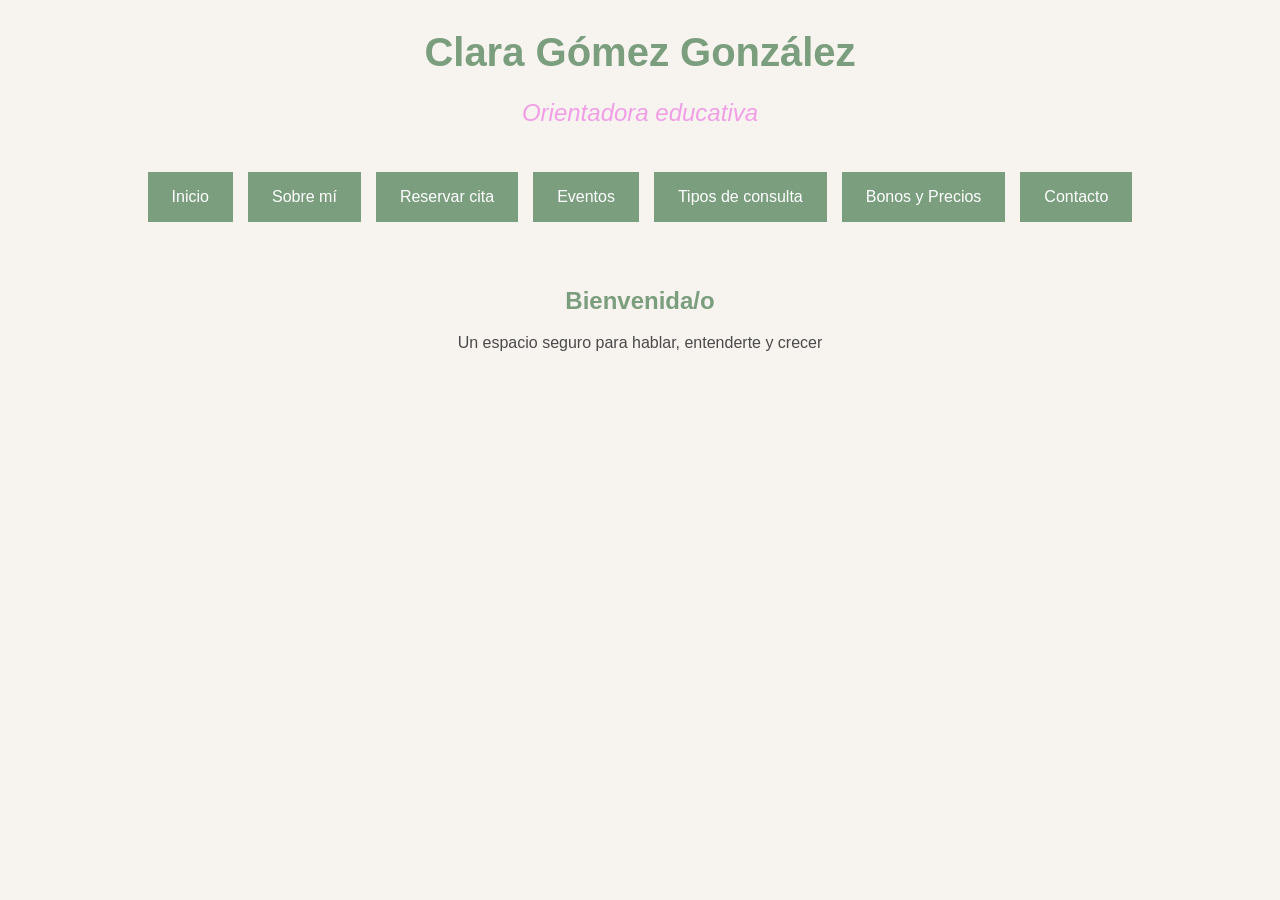
<file: index.html>
<!DOCTYPE html>
<html lang="es">

<head>
    <meta charset="UTF-8">
    <meta name="viewport" content="width=device-width, initial-scale=1.0">
    <title>Clara Gómez González | Inicio </title>
    <link rel="stylesheet" href="styles.css">
</head>

<body>
    <header>
        <h1> Clara Gómez González</h1>
        <p class="subtitulo"> Orientadora educativa </p>
    </header>

    <nav class="menu">
        <a href="index.html" class="boton">Inicio</a>
        <a href="sobre-mi.html" class="boton">Sobre mí</a>
        <a href="reservas.html" class="boton">Reservar cita</a>
        <a href="eventos.html" class="boton">Eventos</a>
        <a href="consultas.html" class="boton">Tipos de consulta</a>
        <a href="precios.html" class="boton">Bonos y Precios</a>
        <a href="contacto.html" class="boton">Contacto</a>
    </nav>

    <main>
        <h2>Bienvenida/o</h2>
        <p>Un espacio seguro para hablar, entenderte y crecer</p>
    </main>

</body>

</html>
</file>
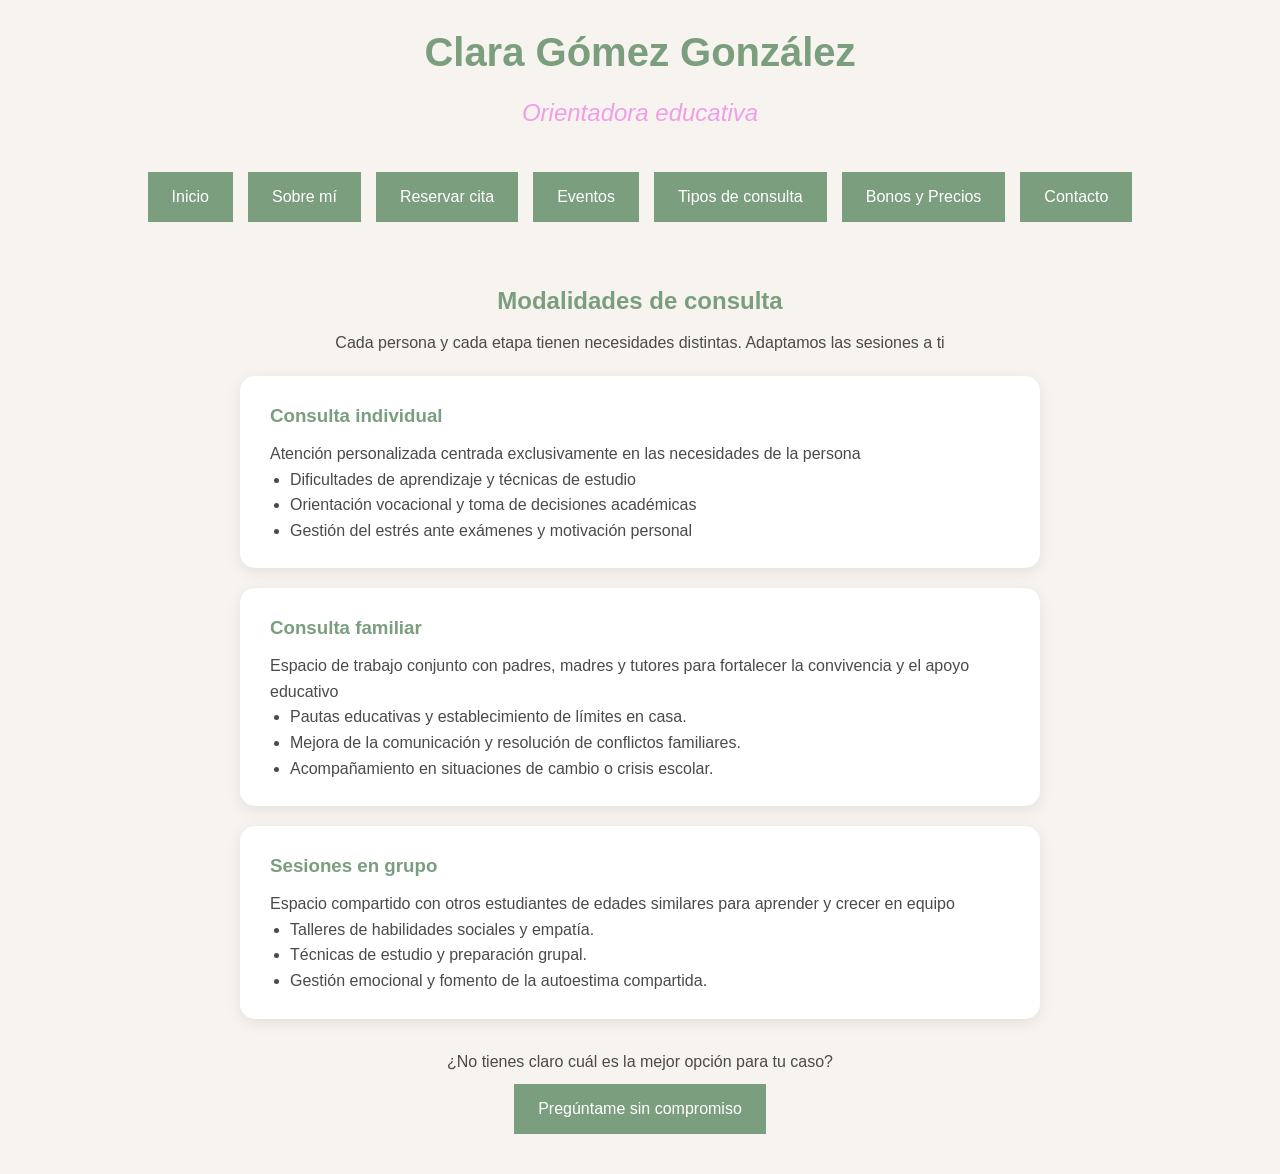
<file: consultas.html>
<!DOCTYPE html>
<html lang="es">

<head>
    <meta charset="UTF-8">
    <meta name="viewport" content="width=device-width, initial-scale=1.0">
    <title>Clara Gómez González | Tipos de consulta</title>
    <link rel="stylesheet" href="styles.css">
</head>

<body>
    <header>
        <h1>Clara Gómez González</h1>
        <p class="subtitulo">Orientadora educativa</p>
    </header>

    <nav class="menu">
        <a href="index.html" class="boton">Inicio</a>
        <a href="sobre-mi.html" class="boton">Sobre mí</a>
        <a href="reservas.html" class="boton">Reservar cita</a>
        <a href="eventos.html" class="boton">Eventos</a>
        <a href="consultas.html" class="boton">Tipos de consulta</a>
        <a href="precios.html" class="boton">Bonos y Precios</a>
        <a href="contacto.html" class="boton">Contacto</a>
    </nav>

    <main>
        <h2>Modalidades de consulta</h2>
        <p>Cada persona y cada etapa tienen necesidades distintas. Adaptamos las sesiones a ti</p>

        <!--Consulta individual-->
        <section class="tarjeta">
            <h3>Consulta individual</h3>
            <p>Atención personalizada centrada exclusivamente en las necesidades de la persona</p>
            <ul>
                <li>Dificultades de aprendizaje y técnicas de estudio</li>
                <li>Orientación vocacional y toma de decisiones académicas</li>
                <li>Gestión del estrés ante exámenes y motivación personal</li>
            </ul>
        </section>

        <!--Consulta Familiar-->

        <section class="tarjeta">
            <h3>Consulta familiar</h3>
            <p>Espacio de trabajo conjunto con padres, madres y tutores para fortalecer la convivencia y el apoyo
                educativo</p>
            <ul>
                <li>Pautas educativas y establecimiento de límites en casa.</li>
                <li>Mejora de la comunicación y resolución de conflictos familiares.</li>
                <li>Acompañamiento en situaciones de cambio o crisis escolar.</li>
            </ul>
        </section>

        <!--Talleres grupales-->

        <section class="tarjeta">
            <h3>Sesiones en grupo</h3>
            <p>Espacio compartido con otros estudiantes de edades similares para aprender y crecer en equipo</p>
            <ul>
                <li>Talleres de habilidades sociales y empatía.</li>
                <li>Técnicas de estudio y preparación grupal.</li>
                <li>Gestión emocional y fomento de la autoestima compartida.</li>
            </ul>
        </section>

        <!--Llamada a la acción-->

        <div style="margin-top: 30px;">
            <p>¿No tienes claro cuál es la mejor opción para tu caso?</p>
            <a href="contacto.html" class="boton" style="margin-top: 10px;">Pregúntame sin compromiso</a>
        </div>


    </main>

</body>

</html>
</file>
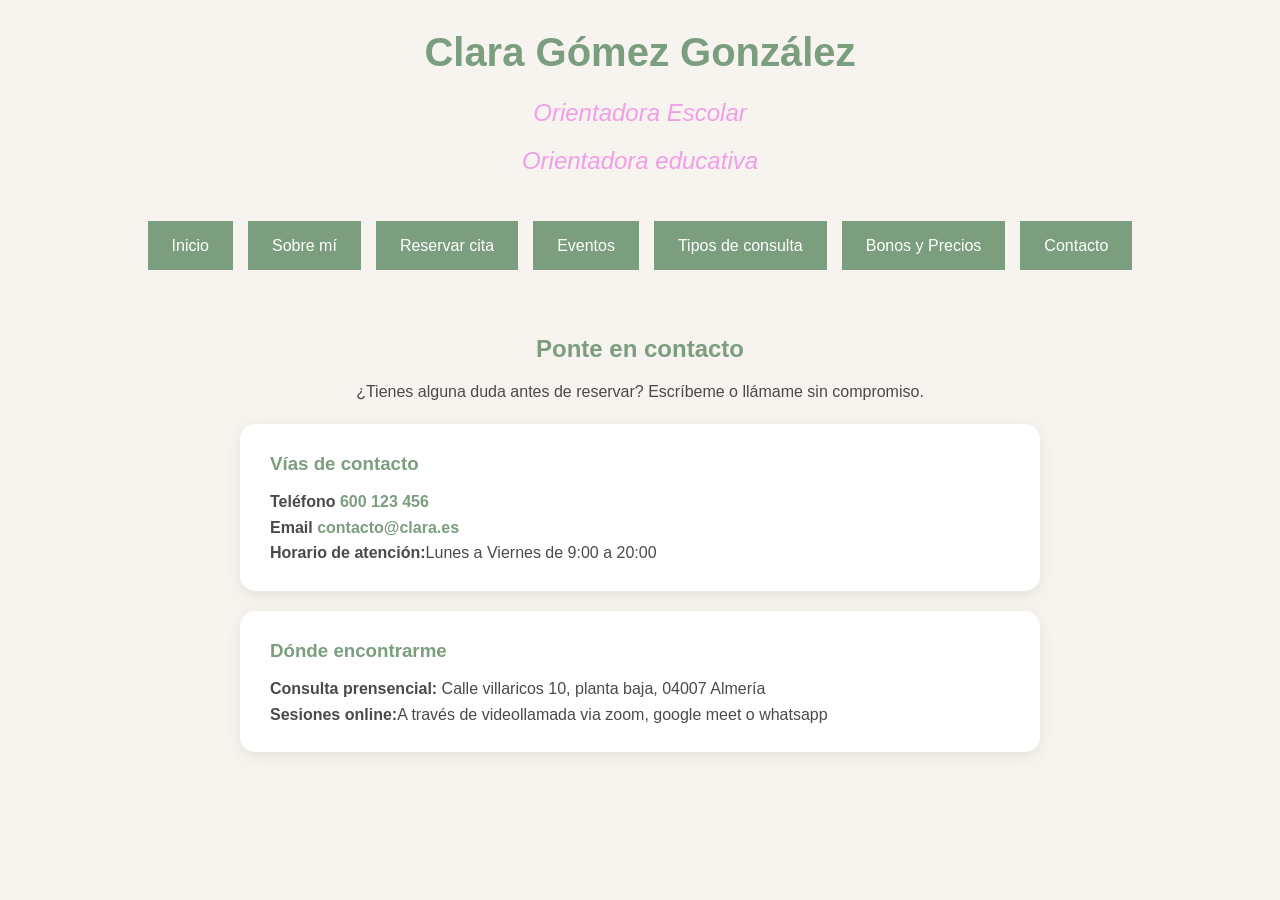
<file: contacto.html>
<!DOCTYPE html>
<html lang="es">

<head>
    <meta charset="UTF-8">
    <meta name="viewport" content="width=device-width, initial-scale=1.0">
    <title>Clara Gómez González | Contacto</title>
    <link rel="stylesheet" href="styles.css">
</head>

<body>
    <header>
        <h1>Clara Gómez González</h1>
        <p class="subtitulo">Orientadora Escolar</p>
        <p class="subtitulo">Orientadora educativa</p>
    </header>


    <nav class="menu">
        <a href="index.html" class="boton">Inicio</a>
        <a href="sobre-mi.html" class="boton">Sobre mí</a>
        <a href="reservas.html" class="boton">Reservar cita</a>
        <a href="eventos.html" class="boton">Eventos</a>
        <a href="consultas.html" class="boton">Tipos de consulta</a>
        <a href="precios.html" class="boton">Bonos y Precios</a>
        <a href="contacto.html" class="boton">Contacto</a>
    </nav>

    <main>
        <h2>Ponte en contacto</h2>
        <p>¿Tienes alguna duda antes de reservar? Escríbeme o llámame sin compromiso.</p>

        <!-- Bloque 1: Canales de contacto-->
        <section class="tarjeta">
            <h3>Vías de contacto</h3>
            <p><strong>Teléfono</strong> <a href="tel:600123456">600 123 456</a></p>
            <p><strong>Email</strong> <a href="mailto:contacto@clara.es">contacto@clara.es</a></p>
            <p><strong>Horario de atención:</strong>Lunes a Viernes de 9:00 a 20:00</p>
        </section>

        <!--Bloque 2: Ubicación y modalidad -->
        <section class="tarjeta">
            <h3> Dónde encontrarme</h3>
            <p><strong>Consulta prensencial:</strong> Calle villaricos 10, planta baja, 04007 Almería</p>
            <p><strong>Sesiones online:</strong>A través de videollamada via zoom, google meet o whatsapp </p>
        </section>

    </main>

</body>

</html>
</file>
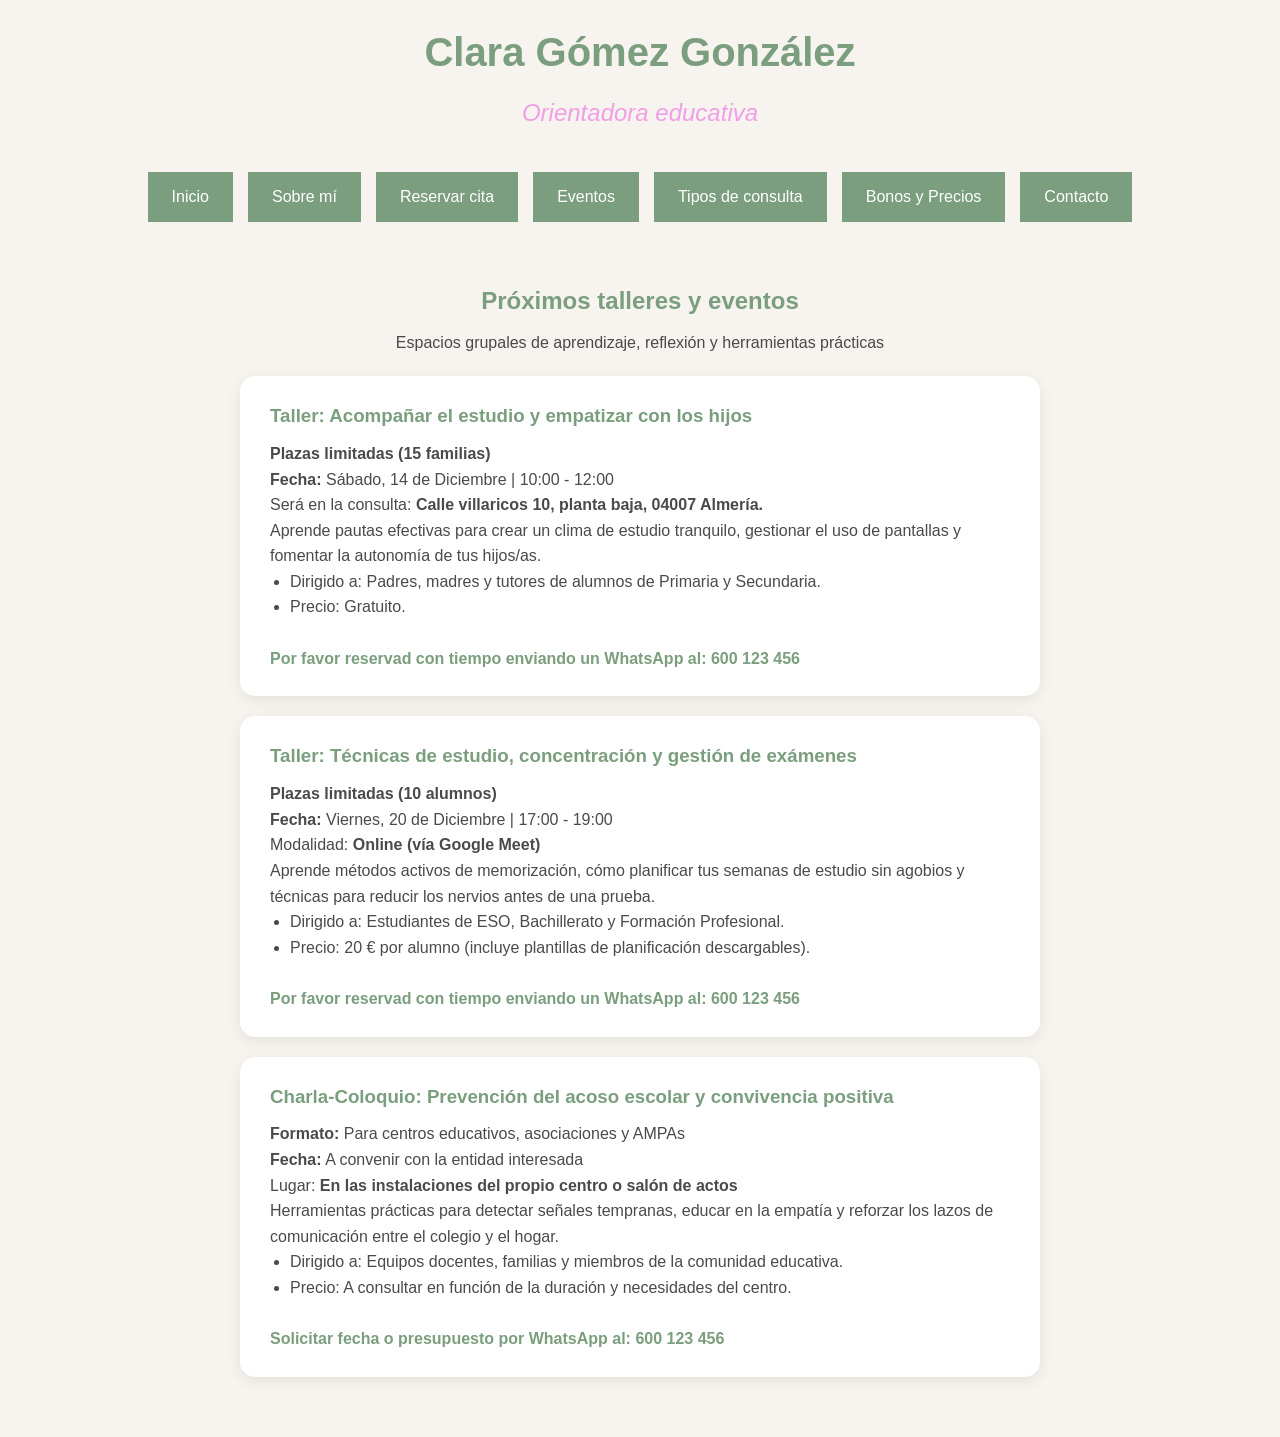
<file: eventos.html>
<!DOCTYPE html>
<html lang="es">

<head>
    <meta charset="UTF-8">
    <meta name="viewport" content="width=device-width, initial-scale=1.0">
    <title>Clara Gómez González | Eventos y Talleres</title>
    <link rel="stylesheet" href="styles.css">
</head>

<body>
    <header>
        <h1>Clara Gómez González</h1>
        <p class="subtitulo">Orientadora educativa</p>
    </header>
    <nav class="menu">
        <a href="index.html" class="boton">Inicio</a>
        <a href="sobre-mi.html" class="boton">Sobre mí</a>
        <a href="reservas.html" class="boton">Reservar cita</a>
        <a href="eventos.html" class="boton">Eventos</a>
        <a href="consultas.html" class="boton">Tipos de consulta</a>
        <a href="precios.html" class="boton">Bonos y Precios</a>
        <a href="contacto.html" class="boton">Contacto</a>
    </nav>

    <main>
        <h2>Próximos talleres y eventos</h2>
        <p>Espacios grupales de aprendizaje, reflexión y herramientas prácticas</p>

        <!--Evento 1: Taller para familias-->

        <section class="tarjeta">
            <h3>Taller: Acompañar el estudio y empatizar con los hijos</h3>
            <p><strong>Plazas limitadas (15 familias)</strong></p>
            <p><strong>Fecha:</strong> Sábado, 14 de Diciembre | 10:00 - 12:00</p>
            <p>Será en la consulta: <strong>Calle villaricos 10, planta baja, 04007 Almería.</strong></p>
            <p>Aprende pautas efectivas para crear un clima de estudio tranquilo, gestionar el uso de pantallas y
                fomentar la autonomía de tus hijos/as.</p>
            <ul>
                <li>Dirigido a: Padres, madres y tutores de alumnos de Primaria y Secundaria.</li>
                <li>Precio: Gratuito.</li>
            </ul>
            <br>
            <a href="https://wa.me/34600123456" target="_blank">Por favor reservad con tiempo enviando un WhatsApp al:
                <strong>600 123 456</strong></a>
        </section>

        <!-- Evento 2: Taller para estudiantes -->
        <section class="tarjeta">
            <h3>Taller: Técnicas de estudio, concentración y gestión de exámenes</h3>
            <p><strong>Plazas limitadas (10 alumnos)</strong></p>
            <p><strong>Fecha:</strong> Viernes, 20 de Diciembre | 17:00 - 19:00</p>
            <p>Modalidad: <strong>Online (vía Google Meet)</strong></p>
            <p>Aprende métodos activos de memorización, cómo planificar tus semanas de estudio sin agobios y técnicas
                para reducir los nervios antes de una prueba.</p>
            <ul>
                <li>Dirigido a: Estudiantes de ESO, Bachillerato y Formación Profesional.</li>
                <li>Precio: 20 € por alumno (incluye plantillas de planificación descargables).</li>
            </ul>
            <br>
            <a href="https://wa.me/34600123456" target="_blank">Por favor reservad con tiempo enviando un WhatsApp al:
                <strong>600 123 456</strong></a>
        </section>

        <!-- Evento 3: Charla para centros educativos y AMPAs -->
        <section class="tarjeta">
            <h3>Charla-Coloquio: Prevención del acoso escolar y convivencia positiva</h3>
            <p><strong>Formato:</strong> Para centros educativos, asociaciones y AMPAs</p>
            <p><strong>Fecha:</strong> A convenir con la entidad interesada</p>
            <p>Lugar: <strong>En las instalaciones del propio centro o salón de actos</strong></p>
            <p>Herramientas prácticas para detectar señales tempranas, educar en la empatía y reforzar los lazos de
                comunicación entre el colegio y el hogar.</p>
            <ul>
                <li>Dirigido a: Equipos docentes, familias y miembros de la comunidad educativa.</li>
                <li>Precio: A consultar en función de la duración y necesidades del centro.</li>
            </ul>
            <br>
            <a href="https://wa.me/34600123456" target="_blank">Solicitar fecha o presupuesto por WhatsApp al:
                <strong>600 123 456</strong></a>
        </section>
    </main>
</body>

</html>
</file>
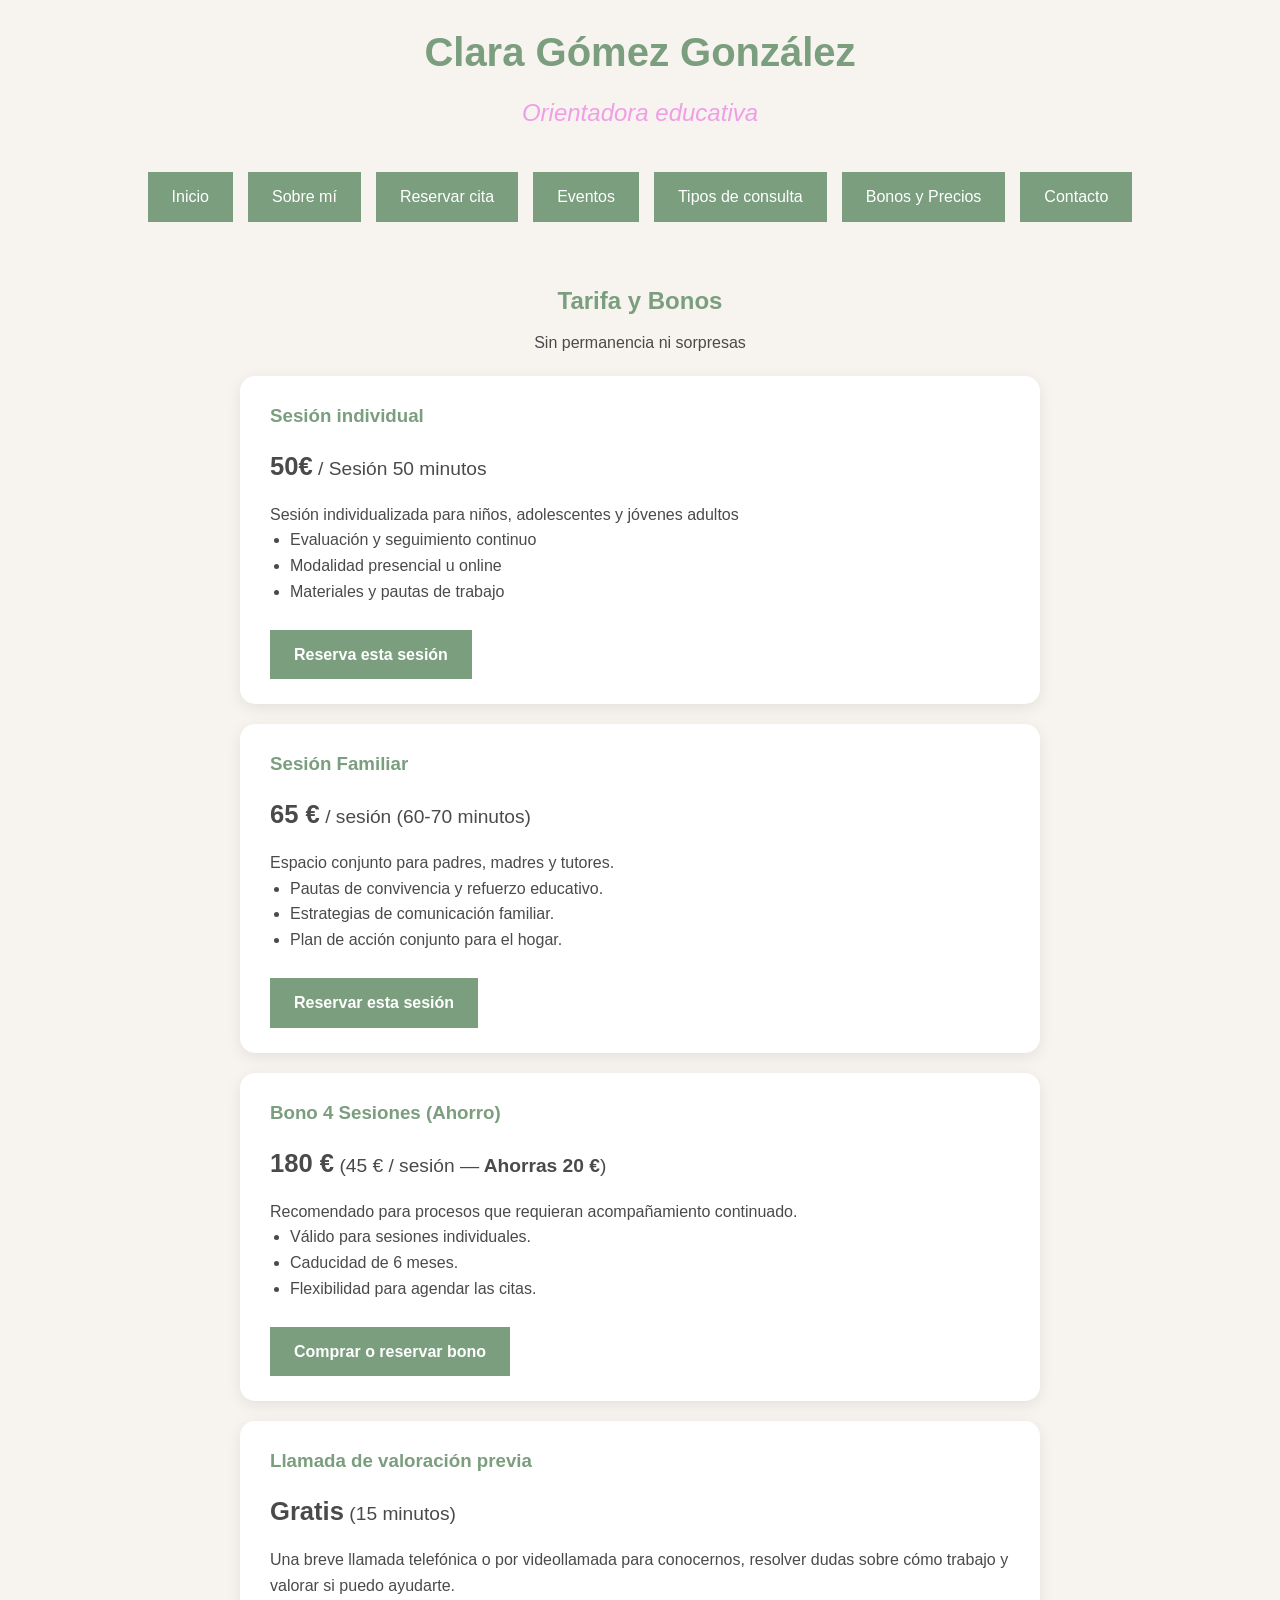
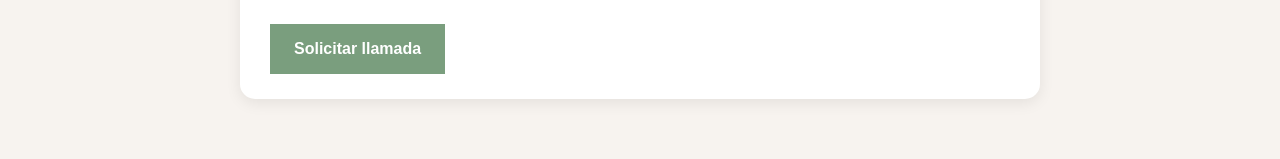
<file: precios.html>
<!DOCTYPE html>
<html lang="es">

<head>
    <meta charset="UTF-8">
    <meta name="viewport" content="width=device-width, initial-scale=1.0">
    <title>Clara Gómez González | Bonos y Precios</title>
    <link rel="stylesheet" href="styles.css">
</head>

<body>
    <header>
        <h1>Clara Gómez González</h1>
        <p class="subtitulo">Orientadora educativa</p>
    </header>

    <nav class="menu">
        <a href="index.html" class="boton">Inicio</a>
        <a href="sobre-mi.html" class="boton">Sobre mí</a>
        <a href="reservas.html" class="boton">Reservar cita</a>
        <a href="eventos.html" class="boton">Eventos</a>
        <a href="consultas.html" class="boton">Tipos de consulta</a>
        <a href="precios.html" class="boton">Bonos y Precios</a>
        <a href="contacto.html" class="boton">Contacto</a>
    </nav>

    <main>
        <h2>Tarifa y Bonos</h2>
        <p>Sin permanencia ni sorpresas</p>

        <!--Sesion individual-->
        <section class="tarjeta">
            <h3>Sesión individual</h3>
            <p class="precio"><strong>50€</strong> / Sesión 50 minutos</p>
            <p>Sesión individualizada para niños, adolescentes y jóvenes adultos</p>
            <ul>
                <li>Evaluación y seguimiento continuo</li>
                <li>Modalidad presencial u online</li>
                <li>Materiales y pautas de trabajo</li>
            </ul>
            <br>
            <a href="reservas.html" class="boton">Reserva esta sesión</a>
        </section>

        <!-- Tarjeta 2: Sesión Familiar -->
        <section class="tarjeta">
            <h3>Sesión Familiar</h3>
            <p class="precio"><strong>65 €</strong> / sesión (60-70 minutos)</p>
            <p>Espacio conjunto para padres, madres y tutores.</p>
            <ul>
                <li>Pautas de convivencia y refuerzo educativo.</li>
                <li>Estrategias de comunicación familiar.</li>
                <li>Plan de acción conjunto para el hogar.</li>
            </ul>
            <br>
            <a href="reservas.html" class="boton">Reservar esta sesión</a>
        </section>
        <!-- Tarjeta 3: Bono 4 Sesiones -->
        <section class="tarjeta">
            <h3>Bono 4 Sesiones (Ahorro)</h3>
            <p class="precio"><strong>180 €</strong> (45 € / sesión —<b> Ahorras 20 €</b>)
            </p>
            <p>Recomendado para procesos que requieran acompañamiento continuado.</p>
            <ul>
                <li>Válido para sesiones individuales.</li>
                <li>Caducidad de 6 meses.</li>
                <li>Flexibilidad para agendar las citas.</li>
            </ul>
            <br>
            <a href="reservas.html" class="boton">Comprar o reservar bono</a>
        </section>
        <!-- Tarjeta 4: Llamada informativa -->
        <section class="tarjeta">
            <h3>Llamada de valoración previa</h3>
            <p class="precio"><strong>Gratis</strong> (15 minutos)</p>
            <p>Una breve llamada telefónica o por videollamada para conocernos, resolver dudas sobre cómo trabajo y
                valorar si puedo ayudarte.</p>
            <br>
            <a href="contacto.html" class="boton">Solicitar llamada</a>
        </section>
    </main>
</body>

</html>
</file>
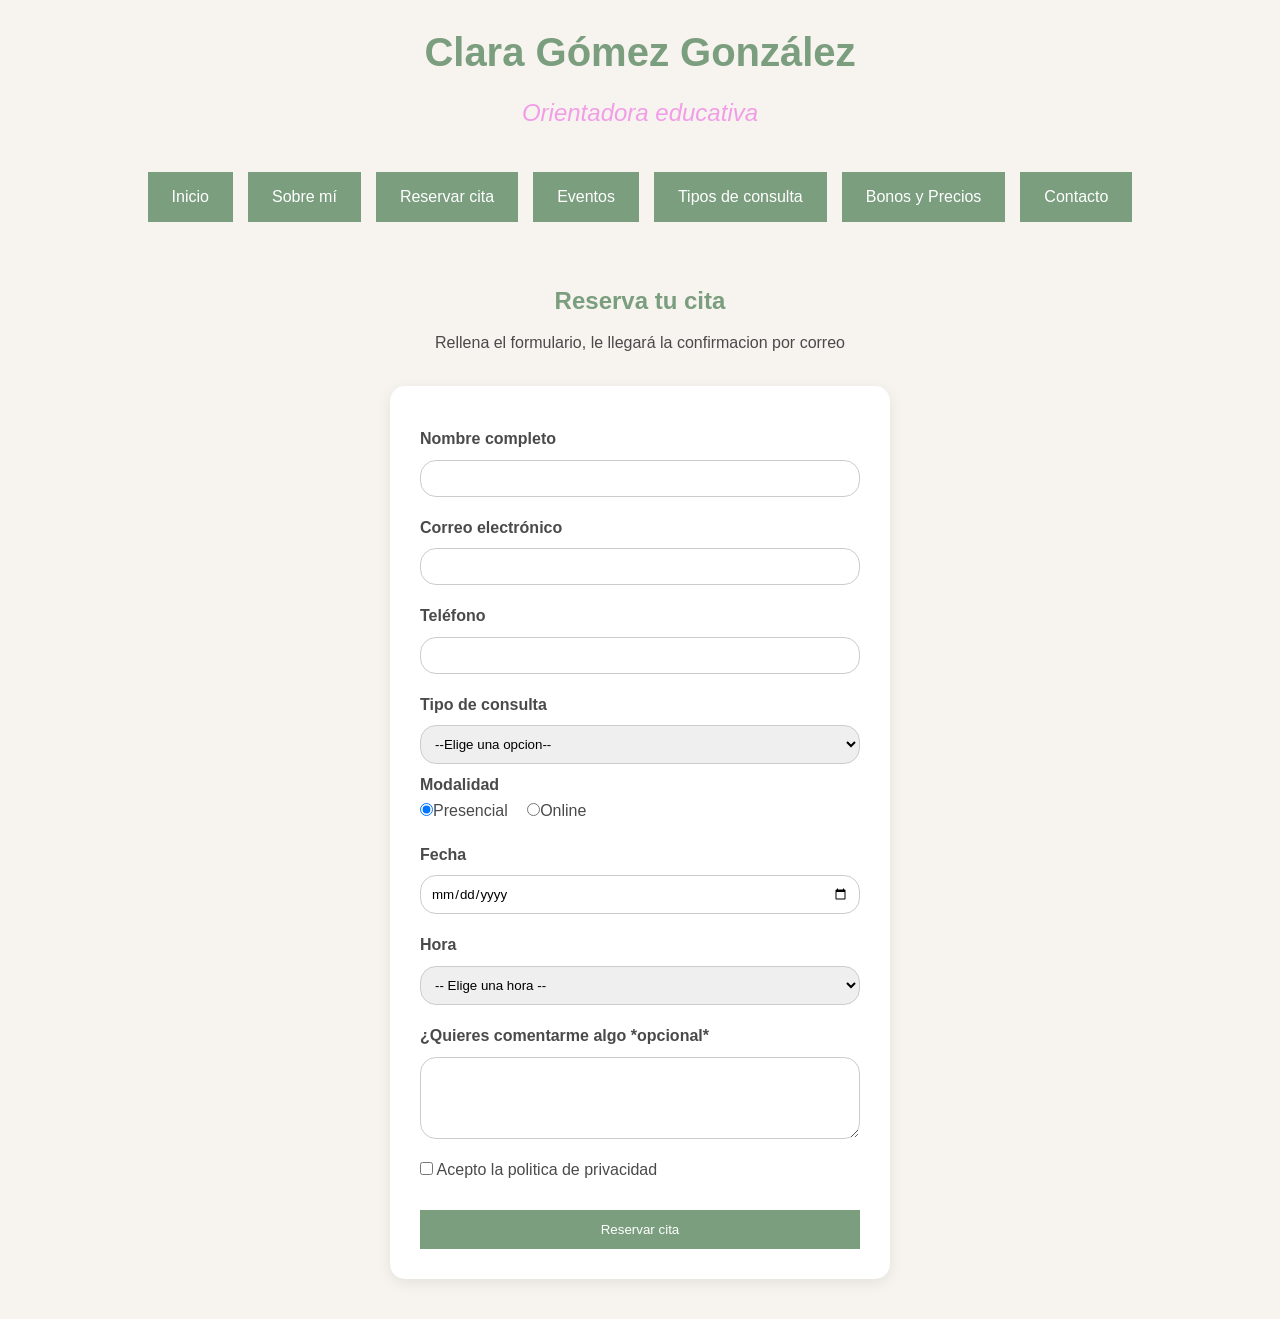
<file: reservas.html>
<!DOCTYPE html>
<html lang="es">

<head>
    <meta charset="UTF-8">
    <meta name="viewport" content="width=device-width, initial-scale=1.0">
    <title>Clara Gómez González | Reservar cita</title>
    <link rel="stylesheet" href="styles.css">
</head>

<body>
    <header>
        <h1> Clara Gómez González</h1>
        <p class="subtitulo"> Orientadora educativa</p>
    </header>

    <nav class="menu">
        <a href="index.html" class="boton">Inicio</a>
        <a href="sobre-mi.html" class="boton">Sobre mí</a>
        <a href="reservas.html" class="boton">Reservar cita</a>
        <a href="eventos.html" class="boton">Eventos</a>
        <a href="consultas.html" class="boton">Tipos de consulta</a>
        <a href="precios.html" class="boton">Bonos y Precios</a>
        <a href="contacto.html" class="boton">Contacto</a>
    </nav>

    <main>
        <h2>Reserva tu cita</h2>
        <p> Rellena el formulario, le llegará la confirmacion por correo</p>

        <form class="formulario">
            <label for="nombre">Nombre completo</label>
            <input type="text" id="nombre" name="nombre" required>

            <label for="email">Correo electrónico</label>
            <input type="email" id="email" name="email" required>

            <label for="telefono">Teléfono</label>
            <input type="tel" id="telefono" name="telefono" inputmode="numeric" maxlength="9" pattern="[0-9]{9}"
                title="Introduce tu número de teléfono (9 dígitos)" required>

            <label for="consulta">Tipo de consulta</label>
            <select id="consulta" name="consulta" required>
                <option value="">--Elige una opcion--</option>
                <option value="individual">Orientación individual</option>
                <option value="familiar">Orientación familiar</option>
                <option value="academica">Orientación académica</option>
            </select>

            <fieldset>
                <legend>Modalidad</legend>
                <label><input type="radio" name="Modalidad" value="presencial" checked>Presencial</label>
                <label><input type="radio" name="Modalidad" value="online">Online</label>
            </fieldset>

            <label for="fecha">Fecha</label>
            <input type="date" id="fecha" name="fecha" required>

            <label for="hora">Hora</label>
            <select id="hora" name="hora" required>
                <option value="">-- Elige una hora --</option>
                <option>10:00</option>
                <option>11:00</option>
                <option>12:00</option>
                <option>17:00</option>
                <option>18:00</option>
                <option>19:00</option>
            </select>

            <label for="mensaje">¿Quieres comentarme algo *opcional*</label>
            <textarea name="mensaje" id="mensaje" rows="4"></textarea>

            <label class="check">
                <input type="checkbox" required> Acepto la politica de privacidad
            </label>

            <button type="submit" class="boton"> Reservar cita</button>

        </form>

    </main>
</body>

</html>
</file>
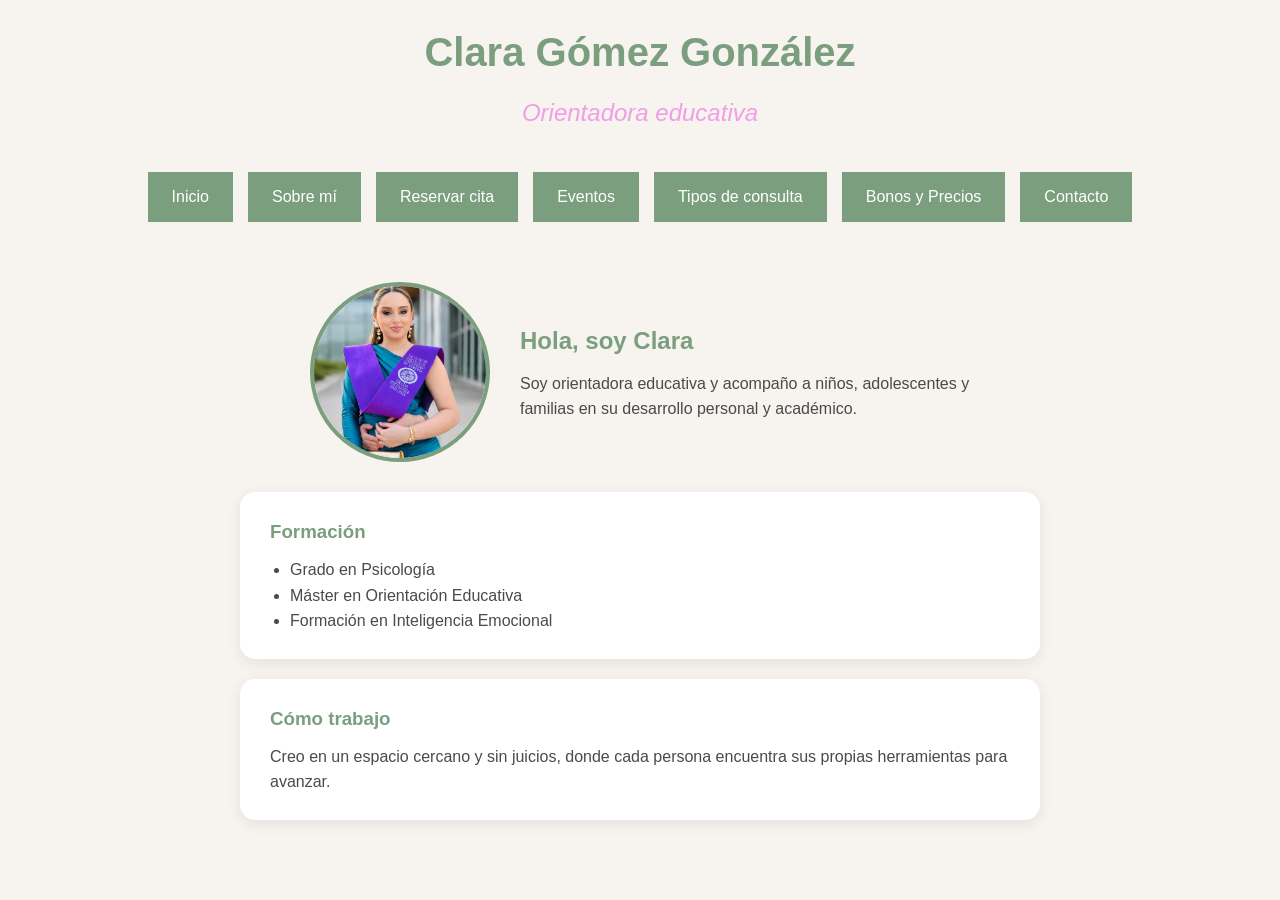
<file: sobre-mi.html>
<!DOCTYPE html>
<html lang="es">

<head>
    <meta charset="UTF-8">
    <meta name="viewport" content="width=device-width, initial-scale=1.0">
    <title>Clara Gómez González | Sobre mí</title>
    <link rel="stylesheet" href="styles.css">
</head>

<body>
    <header>
        <h1>Clara Gómez González</h1>
        <p class="subtitulo">Orientadora educativa</p>
    </header>

    <nav class="menu">
        <a href="index.html" class="boton">Inicio</a>
        <a href="sobre-mi.html" class="boton">Sobre mí</a>
        <a href="reservas.html" class="boton">Reservar cita</a>
        <a href="eventos.html" class="boton">Eventos</a>
        <a href="consultas.html" class="boton">Tipos de consulta</a>
        <a href="precios.html" class="boton">Bonos y Precios</a>
        <a href="contacto.html" class="boton">Contacto</a>
    </nav>

    <main>
        <section class="presentacion">
            <img src="img/clara.jpg" alt="foto de clara" class="foto-perfil">
            <div>
                <h2>Hola, soy Clara</h2>
                <p>Soy orientadora educativa y acompaño a niños, adolescentes y familias
                    en su desarrollo personal y académico.</p>
            </div>
        </section>

        <section class="tarjeta">
            <h3>Formación</h3>
            <ul>
                <li>Grado en Psicología</li>
                <li>Máster en Orientación Educativa</li>
                <li>Formación en Inteligencia Emocional</li>
            </ul>
        </section>

        <section class="tarjeta">
            <h3>Cómo trabajo</h3>
            <p>Creo en un espacio cercano y sin juicios, donde cada persona encuentra sus propias herramientas para
                avanzar.</p>
        </section>

    </main>
</body>

</html>
</file>
<file: styles.css>
* {
    margin: 0;
    padding: 0;
    box-sizing: border-box;
}

body {
    font-family: Arial, sans-serif;
    background-color: #f7f3ef;
    color: #4a4a4a;
    line-height: 1.6;
    text-align: center;
}

header {
    padding: 20px;
}

header h1 {
    color: #7a9e7e;
    font-size: 2.5rem;
}

.subtitulo {
    margin-top: 10px;
    font-style: italic;
    color: #f19ee6;
    font-size: 1.5rem;
}

.menu {
    display: flex;
    flex-wrap: wrap;
    justify-content: center;
    gap: 15px;
    padding: 20px;
}

.boton {
    background-color: #7a9e7e;
    color: white;
    border: none;
    padding: 12px 24px;
    cursor: pointer;
    transition: background-color 0.3s, transform 0.3s;
    text-decoration: none;
    display: inline-block;
}

.boton:hover {
    background-color: #5f8263;
    transform: translateY(-3px);
}

main {
    padding: 40px 20px;
}

main h2 {
    color: #7a9e7e;
    margin-bottom: 10px;
}

.formulario {
    max-width: 500px;
    margin: 30px auto 0;
    background-color: white;
    padding: 30px;
    border-radius: 15px;
    box-shadow: 0 4px 15px rgba(0, 0, 0, 0.08);
    display: flex;
    flex-direction: column;
    gap: 8px;
    text-align: left;
}

.formulario label,
.formulario legend {
    font-weight: bold;
    margin-top: 10px;
}

.formulario input,
.formulario select,
.formulario textarea {
    padding: 10px;
    border: 1px solid #ccc;
    border-radius: 1rem;
    font-family: inherit;
}

.formulario input:focus,
.formulario select:focus,
.formulario textarea:focus {
    outline: none;
    border-color: #7a9e7e;
    box-shadow: 0 0 0 3px rgba(122, 158, 126, 0.2);
}

.formulario fieldset {
    border: none;
}

.formulario fieldset label,
.formulario .check {
    font-weight: normal;
    margin-right: 15px;
}

.formulario .boton {
    margin-top: 20px;
}

/* ---------- Página Sobre mí ---------- */
.presentacion {
    display: flex;
    align-items: center;
    justify-content: center;
    flex-wrap: wrap;
    gap: 30px;
    max-width: 800px;
    margin: 0 auto 30px;
}

.foto-perfil {
    width: 180px;
    height: 180px;
    border-radius: 50%;
    object-fit: cover;
    border: 4px solid #7a9e7e;
}

.presentacion div {
    max-width: 450px;
    text-align: left;
}

.tarjeta {
    max-width: 800px;
    margin: 20px auto;
    background-color: white;
    padding: 25px 30px;
    border-radius: 15px;
    box-shadow: 0 4px 15px rgba(0, 0, 0, 0.08);
    text-align: left;
}

.tarjeta h3 {
    color: #7a9e7e;
    margin-bottom: 10px;
}

.tarjeta ul {
    padding-left: 20px;
}

.tarjeta a {
    color: #7a9e7e;
    text-decoration: none;
    font-weight: bold;
}

.tarjeta a:hover {
    text-decoration: underline;
    color: #5f8263;
}

.tarjeta .boton {
    color: white;
}

.tarjeta .boton:hover {
    color: white;
    text-decoration: none;
}

.precio {
    font-size: 1.2rem;
    margin: 15px 0;
}

.precio strong {
    font-size: 1.6rem;
}
</file>
